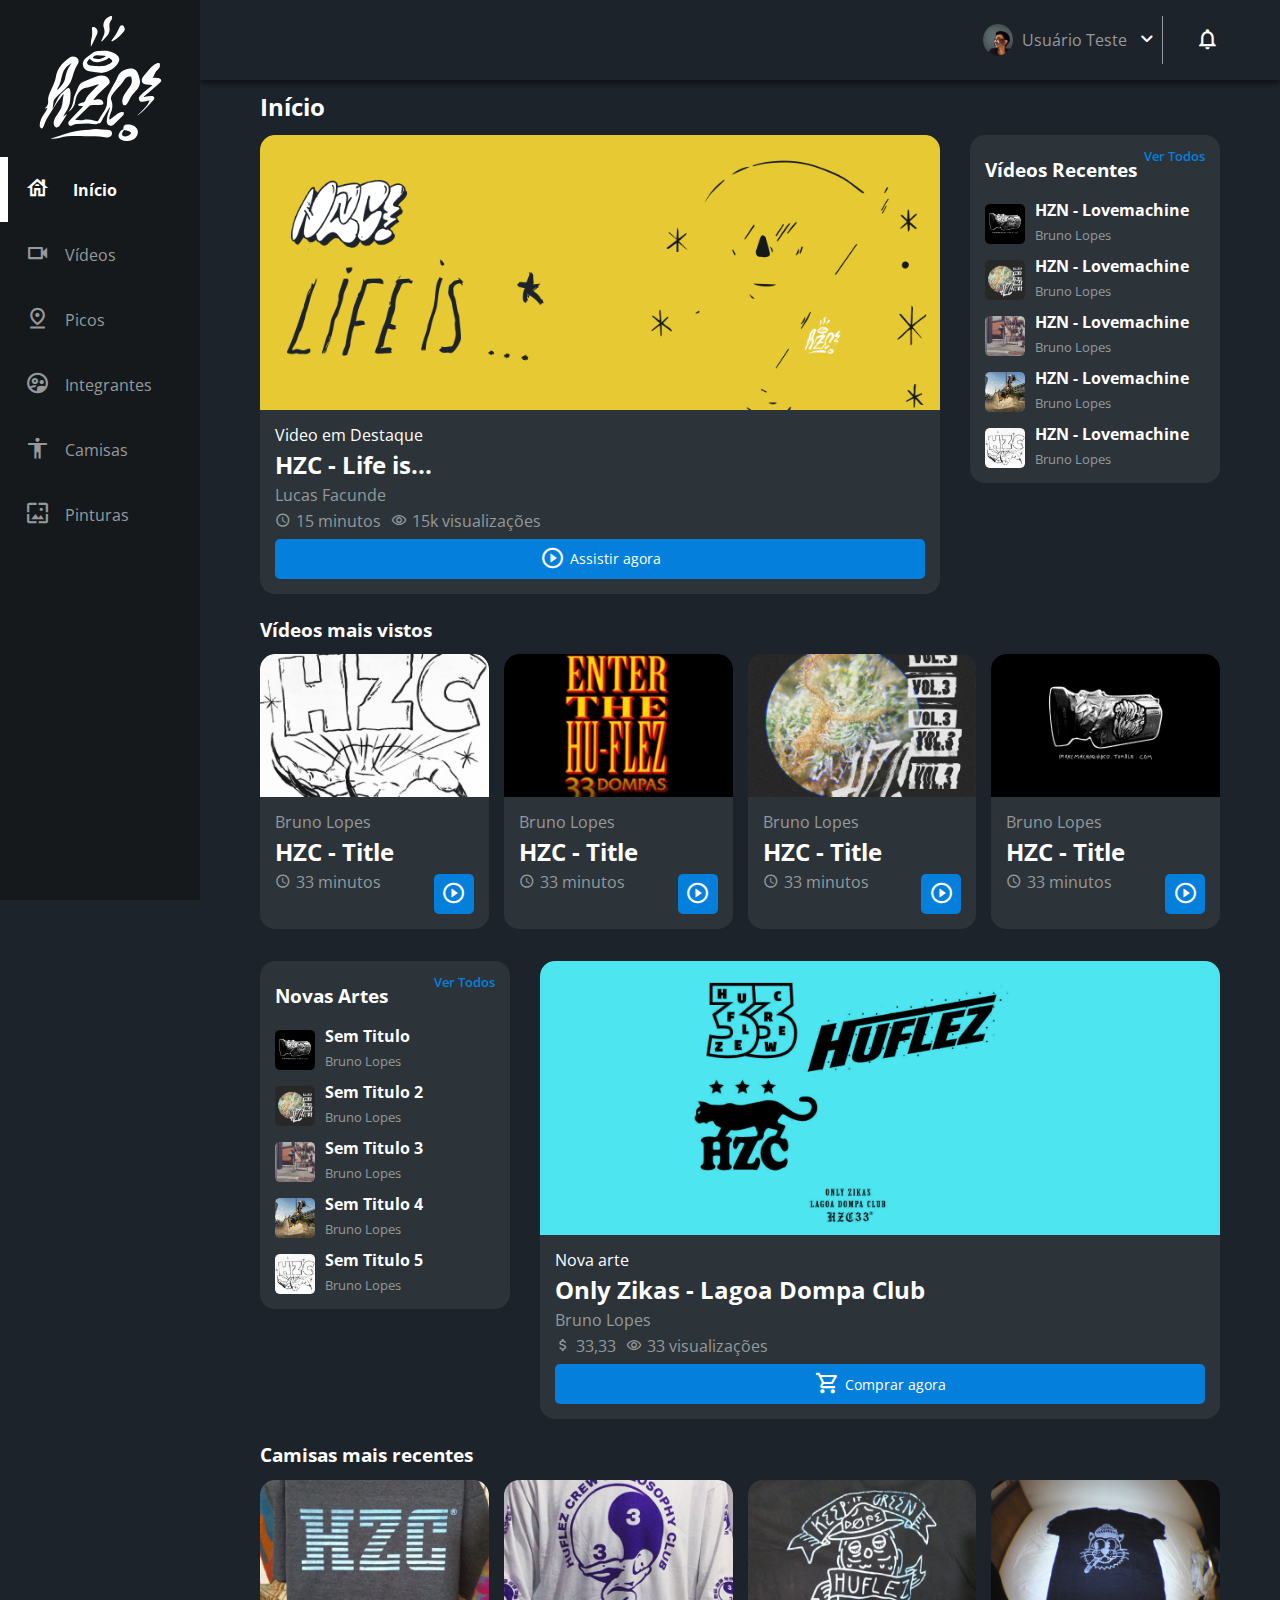
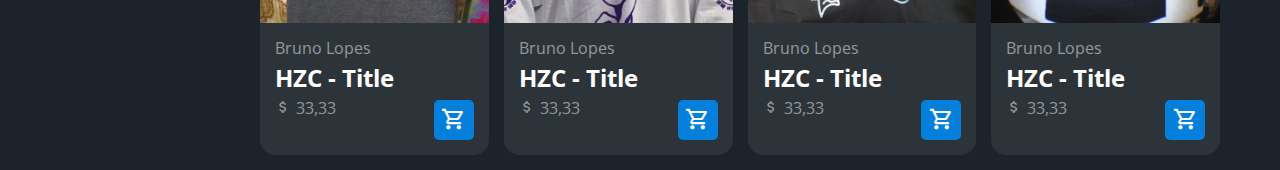
<file: index.html>
<!DOCTYPE html>
<html lang="pt-br">
	<head>
		<meta charset="UTF-8">
		<meta http-equiv="X-UA-Compatible" content="IE=Edge">

		<!-- Aqui colocaremos o charset para ver em qual tela é executada a página -->
		<meta name="viewport" content="width= device-width, initial-scale=1.0">

		<!-- Aqui puxamos a fonte tirada do google -->
		<link rel="preconnect" href="https://fonts.googleapis.com">
		<link rel="preconnect" href="https://fonts.gstatic.com" crossorigin>
		<link rel="stylesheet" href="https://fonts.googleapis.com/css2?family=Open+Sans:wght@400;600;700&display=swap">

		<link rel="stylesheet" href="css/reset.css">

		<!--
			Aqui puxamos os css que usaremos
			por ser algo mais pensado pro mobile,
			iremos montar primeiro pro mobile e no fim tablet/desktop
		-->
		<link rel="stylesheet" href="css/padrao.css">
		<link rel="stylesheet" href="css/menu-mobile.css">	<link rel="stylesheet" href="css/home-mobile.css">
		<link rel="stylesheet" href="css/menu-tablet.css">	<link rel="stylesheet" href="css/home-tablet.css">
		<link rel="stylesheet" href="css/menu-desktop.css">	<link rel="stylesheet" href="css/home-desktop.css">

		<title>Home || HZC</title>
	</head>

	<body>
		<header class="cabecalho">
			<!-- Botão do menu -->
			<button class="botao-menu" aria-label="Menu"><i></i></button>

			<!-- Logo da empresa -->
			<img src="img/logo.svg" alt="Logo HZC" class="logo-cabecalho">

			<!-- Nome do usuário -->
			<p class="nome-usuario">Usuário Teste</p>

			<!-- Botão de notificação -->
			<button class="botao-notificacao" aria-label="Notificação"><i></i></button>
		</header>

		<!-- Menu lateral -->
		<nav class="menu-lateral">
			<img src="img/logo.svg" alt="Logo HZC" class="logo-menu">

			<a href="#" class="menu-link menu-inicio menu-ativo">Início</a>
			<a href="#" class="menu-link menu-videos">Vídeos</a>
			<a href="#" class="menu-link menu-picos">Picos</a>
			<a href="integrantes.html" class="menu-link menu-integrantes">Integrantes</a>
			<a href="#" class="menu-link menu-camisas">Camisas</a>
			<a href="#" class="menu-link menu-pinturas">Pinturas</a>
		</nav>

		<main class="corpo">
			<h2 class="titulo-pagina">Início</h2>

			<!-- Início vídeo destaque -->
			<article class="cartao cartao-destaque destaque-videos">
				<img src="img/banner-mobile_1.png" alt="Thumbnail do vídeo" class="cartao-img cartao-img-mobile">
				<img src="img/banner_1.png" alt="Thumbnail do vídeo" class="cartao-img cartao-img-td">

				<div class="cartao-conteudo">
					<p class="cartao-video-destaque">Video em Destaque</p>

					<h3 class="video-titulo">HZC - Life is...</h3>
					<p class="video-autor">Lucas Facunde</p>

					<p class="cartao-info cartao-minuto">15 minutos</p>
					<p class="cartao-info cartao-visu">15k visualizações</p>

					<button class="cartao-botao botao-destaque botao-play">Assistir agora</button>
				</div>
			</article>
			<!-- fim vídeo destaque -->

			<!-- inicio videos mais vistos -->
			<section class="secao secao-videos mais-vistos">
				<h3 class="titulo-secao">Vídeos mais vistos</h3>

				<article class="cartao">
					<img src="img/video_1.png" alt="Banner do Cartão" class="cartao-img">

					<div class="cartao-conteudo">
						<p class="video-autor">Bruno Lopes</p>

						<h3 class="video-titulo">HZC - Title</h3>

						<p class="cartao-info cartao-minuto">33 minutos</p>

						<button class="cartao-botao botao-play"></button>
					</div>
				</article>

				<article class="cartao">
					<img src="img/video_2.png" alt="Banner do Cartão" class="cartao-img">

					<div class="cartao-conteudo">
						<p class="video-autor">Bruno Lopes</p>

						<h3 class="video-titulo">HZC - Title</h3>

						<p class="cartao-info cartao-minuto">33 minutos</p>

						<button class="cartao-botao botao-play"></button>
					</div>
				</article>

				<article class="cartao">
					<img src="img/video_3.png" alt="Banner do Cartão" class="cartao-img">

					<div class="cartao-conteudo">
						<p class="video-autor">Bruno Lopes</p>

						<h3 class="video-titulo">HZC - Title</h3>

						<p class="cartao-info cartao-minuto">33 minutos</p>

						<button class="cartao-botao botao-play"></button>
					</div>
				</article>

				<article class="cartao">
					<img src="img/video_4.png" alt="Banner do Cartão" class="cartao-img">

					<div class="cartao-conteudo">
						<p class="video-autor">Bruno Lopes</p>

						<h3 class="video-titulo">HZC - Title</h3>

						<p class="cartao-info cartao-minuto">33 minutos</p>

						<button class="cartao-botao botao-play"></button>
					</div>
				</article>
			</section>
			<!-- fim vídeos mais vistos -->

			<!-- inicio videos recentes -->
			<article class="cartao cartao-recentes videos-recentes">
				<h3 class="titulo-secao">Vídeos Recentes</h3>

				<a href="#" class="cartao-link">Ver Todos</a>

				<ul class="cartao-lista">
					<li class="cartao-item">
						<img src="img/miniatura_1.png" alt="Thumbnail Vídeo 1" class="cartao-item-img">
						<h4 class="cartao-item-titulo">HZN - Lovemachine</h4>
						<p class="cartao-item-perfil">Bruno Lopes</p>
					</li>

					<li class="cartao-item">
						<img src="img/miniatura_2.png" alt="Thumbnail Vídeo 1" class="cartao-item-img">
						<h4 class="cartao-item-titulo">HZN - Lovemachine</h4>
						<p class="cartao-item-perfil">Bruno Lopes</p>
					</li>

					<li class="cartao-item">
						<img src="img/miniatura_3.png" alt="Thumbnail Vídeo 1" class="cartao-item-img">
						<h4 class="cartao-item-titulo">HZN - Lovemachine</h4>
						<p class="cartao-item-perfil">Bruno Lopes</p>
					</li>

					<li class="cartao-item">
						<img src="img/miniatura_4.png" alt="Thumbnail Vídeo 1" class="cartao-item-img">
						<h4 class="cartao-item-titulo">HZN - Lovemachine</h4>
						<p class="cartao-item-perfil">Bruno Lopes</p>
					</li>

					<li class="cartao-item">
						<img src="img/miniatura_5.png" alt="Thumbnail Vídeo 1" class="cartao-item-img">
						<h4 class="cartao-item-titulo">HZN - Lovemachine</h4>
						<p class="cartao-item-perfil">Bruno Lopes</p>
					</li>
				</ul>
			</article>
			<!-- fim videos recentes -->

			<!-- início arte -->
			<article class="cartao cartao-destaque destaque-arte">
				<img src="img/banner-mobile_2.png" alt="Banner da Arte" class="cartao-img cartao-img-mobile">
				<img src="img/banner_2.png" alt="Banner da Arte" class="cartao-img cartao-img-td">

				<div class="cartao-conteudo">
					<p class="cartao-video-destaque">Nova arte</p>

					<h3 class="video-titulo">Only Zikas - Lagoa Dompa Club</h3>
					<p class="video-autor">Bruno Lopes</p>

					<p class="cartao-info cartao-valor">33,33</p>
					<p class="cartao-info cartao-visu">33 visualizações</p>

					<button class="cartao-botao botao-destaque botao-comprar">Comprar agora</button>
				</div>
			</article>
			<!-- fim arte -->

			<!-- inicio novas artes -->
			<article class="cartao cartao-recentes novas-artes">
				<h3 class="titulo-secao">Novas Artes</h3>

				<a href="#" class="cartao-link">Ver Todos</a>

				<ul class="cartao-lista">
					<li class="cartao-item">
						<img src="img/miniatura_1.png" alt="Thumbnail Vídeo 1" class="cartao-item-img">
						<h4 class="cartao-item-titulo">Sem Titulo</h4>
						<p class="cartao-item-perfil">Bruno Lopes</p>
					</li>

					<li class="cartao-item">
						<img src="img/miniatura_2.png" alt="Thumbnail Vídeo 1" class="cartao-item-img">
						<h4 class="cartao-item-titulo">Sem Titulo 2</h4>
						<p class="cartao-item-perfil">Bruno Lopes</p>
					</li>

					<li class="cartao-item">
						<img src="img/miniatura_3.png" alt="Thumbnail Vídeo 1" class="cartao-item-img">
						<h4 class="cartao-item-titulo">Sem Titulo 3</h4>
						<p class="cartao-item-perfil">Bruno Lopes</p>
					</li>

					<li class="cartao-item">
						<img src="img/miniatura_4.png" alt="Thumbnail Vídeo 1" class="cartao-item-img">
						<h4 class="cartao-item-titulo">Sem Titulo 4</h4>
						<p class="cartao-item-perfil">Bruno Lopes</p>
					</li>

					<li class="cartao-item">
						<img src="img/miniatura_5.png" alt="Thumbnail Vídeo 1" class="cartao-item-img">
						<h4 class="cartao-item-titulo">Sem Titulo 5</h4>
						<p class="cartao-item-perfil">Bruno Lopes</p>
					</li>
				</ul>
			</article>
			<!-- fim novas artes -->

			<!-- inicio produtos -->
			<section class="secao secao-produtos linha-produtos">
				<h3 class="titulo-secao">Camisas mais recentes</h3>

				<article class="cartao">
					<img src="img/produto_1.png" alt="Banner do Cartão" class="cartao-img">

					<div class="cartao-conteudo">
						<p class="video-autor">Bruno Lopes</p>

						<h3 class="video-titulo">HZC - Title</h3>

						<p class="cartao-info cartao-valor">33,33</p>

						<button class="cartao-botao botao-comprar"></button>
					</div>
				</article>

				<article class="cartao">
					<img src="img/produto_2.png" alt="Banner do Cartão" class="cartao-img">

					<div class="cartao-conteudo">
						<p class="video-autor">Bruno Lopes</p>

						<h3 class="video-titulo">HZC - Title</h3>

						<p class="cartao-info cartao-valor">33,33</p>

						<button class="cartao-botao botao-comprar"></button>
					</div>
				</article>

				<article class="cartao">
					<img src="img/produto_3.png" alt="Banner do Cartão" class="cartao-img">

					<div class="cartao-conteudo">
						<p class="video-autor">Bruno Lopes</p>

						<h3 class="video-titulo">HZC - Title</h3>

						<p class="cartao-info cartao-valor">33,33</p>

						<button class="cartao-botao botao-comprar"></button>
					</div>
				</article>

				<article class="cartao">
					<img src="img/produto_4.png" alt="Banner do Cartão" class="cartao-img">

					<div class="cartao-conteudo">
						<p class="video-autor">Bruno Lopes</p>

						<h3 class="video-titulo">HZC - Title</h3>

						<p class="cartao-info cartao-valor">33,33</p>

						<button class="cartao-botao botao-comprar"></button>
					</div>
				</article>
			</section>
			<!-- fim produtos -->
		</main>
	</body>

	<script src="js/menu.js"></script>
</html>
</file>
<file: css/padrao.css>
/*Trazendo a fonte de icones para serem utilizadas no menu*/
@font-face {
	font-family: 'icones';
	src: url(../font/icones.ttf);
}

/*setando os dados do body geral, como cor da p�gina, cor da fonte da p�gina e as fontes usadas*/
body {
	background-color:	#1D232A;
	font-family:		'Open Sans', 'icones', sans-serif;
	color:				#FFFFFF;
}

.fixo {
	position:	fixed;
}

/*Tratando da responsividade, quando mudar para um monitor ou algo do tipo, mudar o layout das coisas */
@media screen and (min-width: 1024px){
	body {
		display:				grid;
		grid-template-columns:	auto 1fr;
	}
}

/*estilizando o nome da p�gina*/
.titulo-pagina {
	font-size:		1.5rem;
	font-weight:	700;
}

/*estilizando o corpo da p�gina*/
.corpo {
	padding:	24px 16px;
	display:	grid;
	gap:		16px;
}
</file>
<file: css/menu-mobile.css>
/*c�digo do icone hamburguer no menu*/
.botao-menu i::before {
	content:	"\e904";
	font-size:	25px;
}

/*c�digo do icone de notifica��o no menu*/
.botao-notificacao i::before {
	content:	"\e906";
	font-size:	25px;
}

/*c�digo da �rea do nome do usu�rio no menu*/
.nome-usuario {
	display:	none;
}

/*tamanho do logo no cabe�alho*/
.logo-cabecalho {
	width:	40px;
}

/*c�digo da estiliza��o do cabe�alho*/
.cabecalho {
	display:			flex;
	justify-content:	space-between;
	align-items:		center;
	padding:			8px 16px;
	background-color:	#15191C;
	box-shadow:			0px 4px 4px rgba(0, 0, 0, 0.4);
}

/*c�digo da estiliza��o do menu lateral*/
.menu-lateral {
	display:			flex;
	flex-direction:		column;
	background-color:	#15191C;
	width:				75vw;
	height:				100vh;

	position:	absolute;
	left:		-100vw;
	transition:	0.75s;
}

.menu-lateral-aberto {
	left:		0;
	transition: 0.75s;
}

/*tamanho do menu lateral*/
.logo-menu {
	width:		125px;
	align-self:	center;
	padding:	16px;
}

/*estiliza��o da escrita do menu, tanto o link ativo quanto o resto*/
.menu-link {
	display:		flex;

	align-items:	center;
	padding-left:	65px;

	height:		65px;
	color:		#95999C;
}

.menu-link::before {
	width:		25px;
	height:		25px;
	position:	absolute;
	left:		25px;
	font-size:	25px;
	font-weight:	500;
}

.menu-ativo {
	border-left:	8px solid white;
	color: 			white;
	font-weight:	700;
}

/*in�cio da inser��o dos icons da barra de menu*/
.menu-inicio::before {
	content: "\e902";
}

.menu-videos::before {
	content: "\e90e";
}

.menu-picos::before {
	content: "\e909";
}

.menu-integrantes::before {
	content: "\e903";
}

.menu-camisas::before {
	content: "\e900";
}

.menu-pinturas::before {
	content: "\e90a";
}
/*fim da inser��o dos icons da barra de menu*/
</file>
<file: css/home-mobile.css>
.secao {
	display:	grid;
	gap:		15px;
}

.titulo-secao {
	font-size:		1.2rem;
	font-weight:	700;
}

.cartao {
	width:				100%;
	border-radius:		15px;
	background-color:	#2C343A;
	overflow:			hidden;
}

.cartao-img-td {
	display: none;
}

.cartao-conteudo {
	display:				grid;
	grid-template-columns:	auto 1fr;
	padding:				15px;
	gap:					10px;
}

.cartao-video-destaque {
	grid-column: span 2;
}

.video-titulo {
	grid-column:	span 2;
	font-size:		1.5rem;
	font-weight:	700;
}

.video-autor {
	grid-column:	span 2;
	color:			#95999C;
}

.cartao-info {
	color: #95999C;
}

.cartao-minuto::before {
	content:		'\e90c';
	margin-right:	5px;
}

.cartao-visu::before {
	content:		'\e90f';
	margin-right:	5px;
}

.cartao-valor::before {
	content:		'\e905';
	margin-right:	5px;
}

.cartao-botao {
	display:			flex;
	justify-content:	center;
	align-items:		center;

	background-color:	#0480DC;
	width:				40px;
	height:				40px;
	padding:			5px 10px;
	border-radius:		5px;

	justify-self:		flex-end;
	font-size:			0.9em;
}

.botao-play::before {
	content:			"\e90b";
	font-size:			25px;
}

.botao-comprar::before {
	content:			"\e901";
	font-size:			25px;
}

.botao-destaque {
	width:			100%;
	grid-column:	span 2;
}

.botao-destaque::before {
	margin-right: 5px;
}

.cartao-recentes {
	display: none;
}
</file>
<file: css/menu-tablet.css>
@media screen and (min-width: 450px) and (max-width: 1023px){
	.menu-lateral {
		width: 50vw;
	}
}
</file>
<file: css/home-tablet.css>
@media screen and (min-width: 450px) and (max-width: 1023px){
	.cartao-img-mobile {
		display: none;
	}

	.cartao-img-td {
		display: inline-grid;
	}

	.secao {
		row-gap: 25px;
	}

	.titulo-secao {
		grid-column:	span 4;
		margin-top:		10px;
	}
}
</file>
<file: css/menu-desktop.css>
@media screen and (min-width: 1024px){
	.logo-cabecalho, .botao-menu {
		display: none;
	}

	.cabecalho {
		display:				grid;
		column-gap:				32px;
		grid-template-columns:	1fr auto;

		background-color:		#1D232A;
		padding:				16px 60px;
		height:					80px;
		box-sizing:				border-box;

		grid-column:			2;
	}

	.nome-usuario {
		display:				grid;
		grid-template-columns:	repeat(3, auto);
		column-gap:				8px;
		align-items:			center;
		justify-self:			flex-end;
		color:					#95999C;
		padding:				8px 3px;
		border-right:			1px solid #95999C;
	}

	.nome-usuario::before {
		content:	'';
		display:	block;
		width:		32px;
		height:		32px;

		background-image:		url(../img/profile_1.png);
		background-size:		contain;
		background-repeat:		no-repeat;
		background-position:	center;
	}

	.nome-usuario::after {
		content:	'\e90d';
		font-size:	1.5rem;
		color:		white;
	}

	.menu-lateral {
		position:		sticky;
		width:			200px;
		top:			0;
		grid-column:	1;
		grid-row:		1 / span 2;
	}
}
</file>
<file: css/home-desktop.css>
@media screen and (min-width: 1024px){
	.cartao-img-mobile {
		display: none;
	}

	.cartao-img-td {
		display: inline-grid;
	}

	.titulo-secao {
		grid-column:	span 4;
		margin-top:		10px;
	}

	.cartao-recentes {
		display:				grid;
		grid-template-columns:	repeat(2, auto);
		align-itens:			center;
		row-gap:				25px;
		width:					250px;
		padding:				15px;
		box-sizing:				border-box;
		align-self:				flex-start;
	}

	.cartao-recentes .titulo-secao {
		grid-column: auto;
	}

	.cartao-link {
		font-size:		0.8rem;
		font-weight:	600;
		color:			#0480DC;
		justify-self:	flex-end;
	}

	.cartao-lista {
		display:		grid;
		row-gap:		16px;
		grid-column:	span 2;
	}

	.cartao-item {
		display:				grid;
		grid-template-columns:	auto 1fr;
		gap:					10px;
	}

	.cartao-item-img {
		width:		40px;
		grid-row:	span 2;
	}

	.cartao-item-titulo {
		font-size:		1rem;
		font-weight:	700;
		line-height:	0.8rem;
	}

	.cartao-item-perfil {
		font-size:		0.8rem;
		color:			#95999C;
	}

	.destaque-videos	{ grid-area: destaque-videos;	}
	.mais-vistos		{ grid-area: mais-vistos;		}
	.videos-recentes	{ grid-area: videos-recentes;	}
	.destaque-arte		{ grid-area: destaque-arte;		}
	.novas-artes		{ grid-area: novas-artes;		}
	.linha-produtos		{ grid-area: linha-produtos;	}

	.corpo {
		display:				grid;
		grid-template-columns:	auto 1fr auto;
		column-gap:				30px;
		padding:				15px 60px;
		grid-column:			2;

		grid-template-areas:
			"titulo-pagina titulo-pagina titulo-pagina"
			"destaque-videos destaque-videos videos-recentes"
			"mais-vistos mais-vistos mais-vistos"

			"titulo-secao titulo-secao titulo-secao"
			"novas-artes destaque-arte destaque-arte"
			"linha-produtos linha-produtos linha-produtos"
		;
	}
}
</file>
